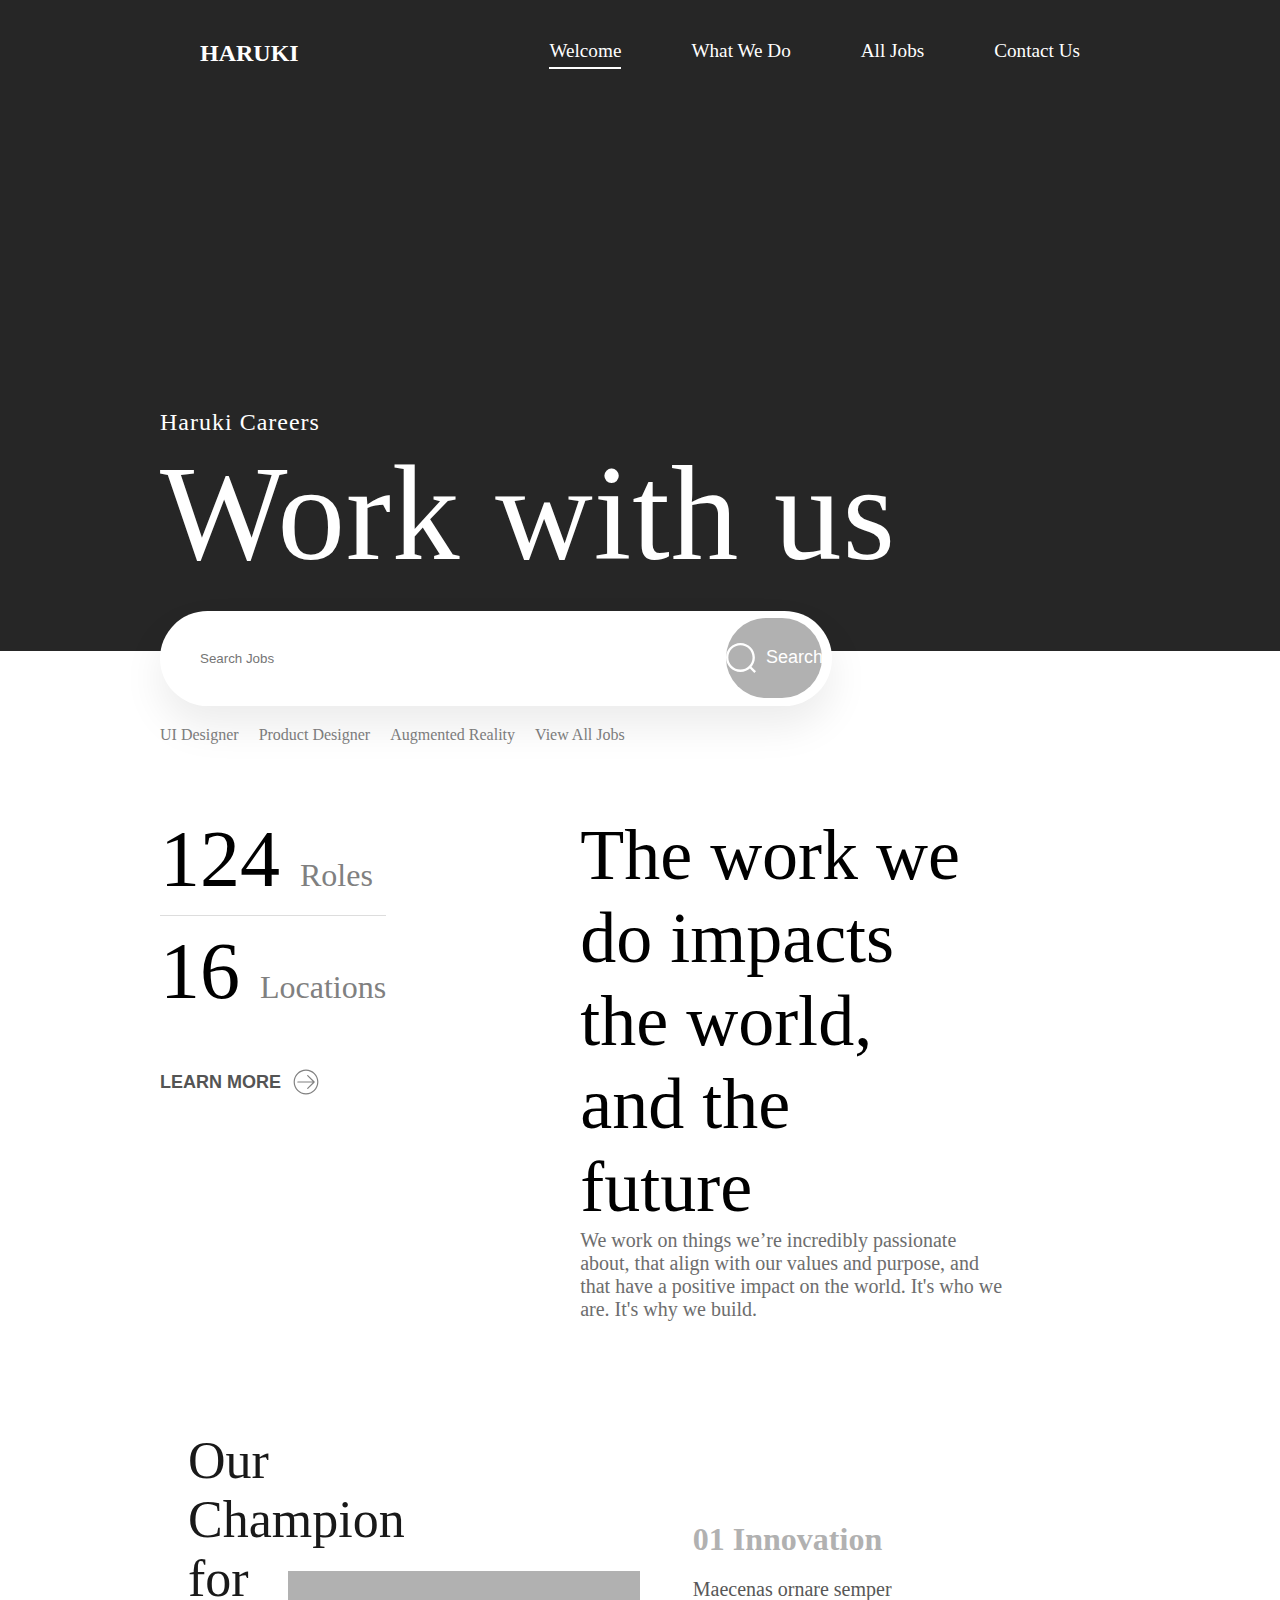
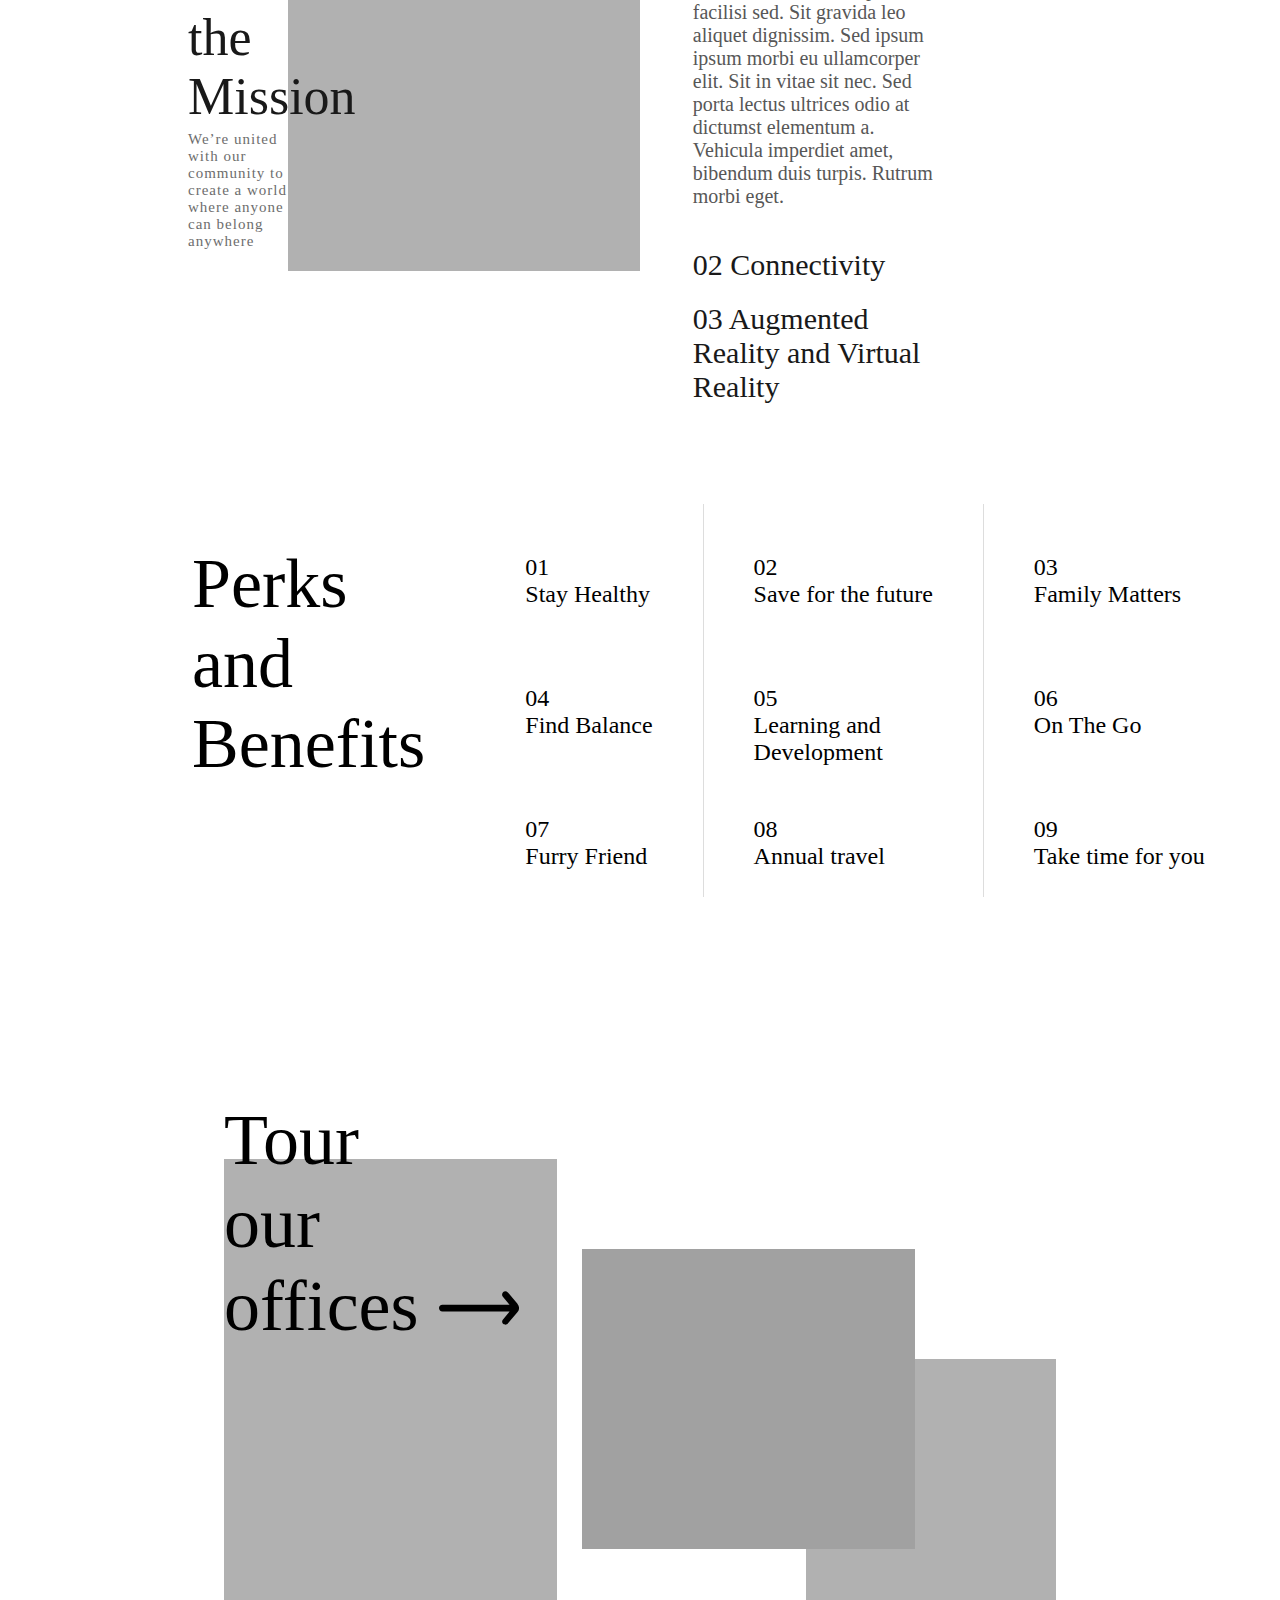
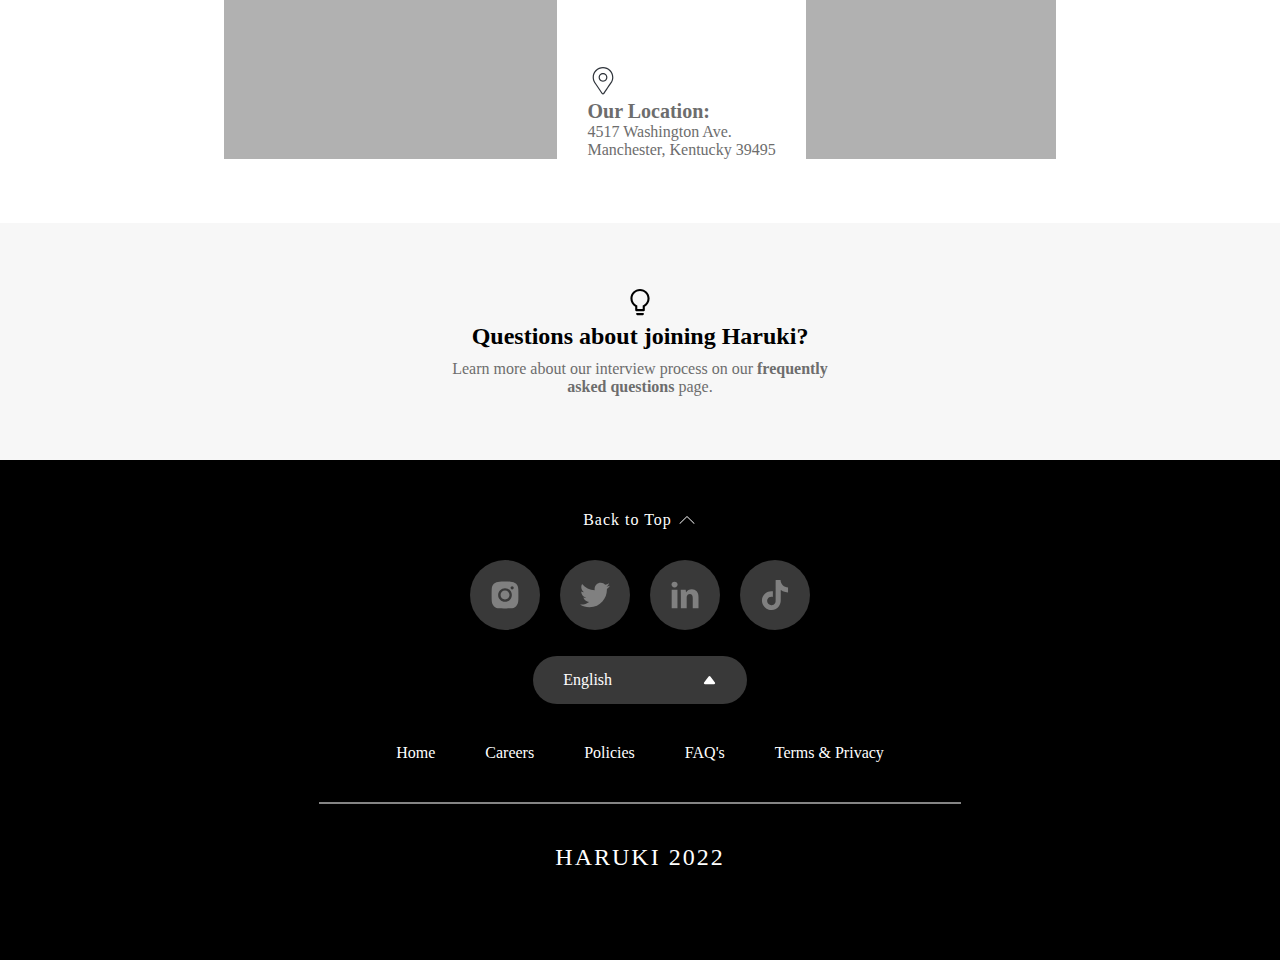
<file: index.html>
<!DOCTYPE html>
<html lang="en">

<head>
    <meta charset="UTF-8" />
    <meta http-equiv="X-UA-Compatible" content="IE=edge" />
    <meta name="viewport" content="width=device-width, initial-scale=1.0" />
    <link rel="stylesheet" href="./style.css" />
    <title>Document</title>
</head>

<body>
    <section class="top-section">
        <nav id="nav">
            <h1>HARUKI</h1>
            <ul class="nav-list">
                <li class="list-active">Welcome</li>
                <li>What We Do</li>
                <li>All Jobs</li>
                <li>Contact Us</li>
            </ul>
        </nav>
        <div class="haruki-message-container">
            Haruki Careers <br>
            <span class="haruki-message"> Work with us </span>
        </div>
    </section>
    <div class="search-container">
        <input type="search" placeholder="Search Jobs">
        <button type="button" class="search-button"> <img src="./icons/search-166.svg" alt="" width="30">
            Search</button>
    </div>
    <section>
        <ul class="tags-list">
            <li>UI Designer</li>
            <li>Product Designer</li>
            <li>Augmented Reality</li>
            <li>View All Jobs</li>
        </ul>
        <div class="text-container-first">
            <div class="roles-locations-container">
                <p class="locations-count">124 <span class="roles">Roles</span></p>
                <p>16 <span class="locations">Locations</span></p>
                <button type="button" class="learn-more-button">Learn More <img src="./icons/arrow-right-31.svg" alt=""
                        width="30"></button>
            </div>
            <div class="work-description-container">
                <p>The work we do impacts the world, and the future</p>
                <p class="work-description">We work on things we’re incredibly passionate about, that align with our
                    values and purpose,
                    and that
                    have a positive impact on the world. It's who we are. It's why we build.</p>
            </div>
        </div>
    </section>
    <section class="first-middle-section">
        <div class="middle-first-text-container">
            <p> Our Champion for the Mission </p>
            <p class="united-text">We’re united with our community to create a world where anyone can belong anywhere
            </p>
        </div>
        <div class="middle-gray-box"></div>
        <div class="middle-last-text-container">
            <p class="innovation">01 <span>Innovation</span></p>
            <p class="innovation-text">Maecenas ornare semper facilisi sed. Sit gravida leo aliquet dignissim. Sed ipsum
                ipsum morbi eu
                ullamcorper elit. Sit in vitae sit nec. Sed porta lectus ultrices odio at dictumst elementum a. Vehicula
                imperdiet amet, bibendum duis turpis. Rutrum morbi eget.</p>
            <p class="connectivity">02 Connectivity</p>
            <p class="arv">03 Augmented Reality and Virtual Reality</p>
        </div>
    </section>
    <section class="perks-and-benefits">
        <h2>Perks and <br> Benefits</h2>
        <ul class="grid-list">
            <li class="n1-in-grid">01 <br>Stay Healthy</li>
            <li class="n2-in-grid">02 <br>Save for the future</li>
            <li class="n3-in-grid">03 <br>Family Matters</li>
            <li class="n4-in-grid">04 <br>Find Balance</li>
            <li class="n5-in-grid">05 <br>Learning and Development</li>
            <li class="n6-in-grid">06 <br>On The Go</li>
            <li class="n7-in-grid">07 <br>Furry Friend</li>
            <li class="n8-in-grid">08 <br>Annual travel</li>
            <li class="n9-in-grid">09 <br>Take time for you</li>
        </ul>
    </section>
    <section class="last-section">
        <h2>Tour <br> our <br> offices <img src="./icons/arrow-right-162.svg" alt="" width="80"></h2>
        <div class="long-gray-box"></div>
        <div class="top-gray-box"></div>
        <p> <img src="./icons/location-65.svg" alt="location" width="30"> <br><span> Our Location: </span><br>
            4517 Washington Ave. <br> Manchester, Kentucky 39495</p>
        <div class="bottom-gray-box"></div>
    </section>
    <footer>
        <div class="top-footer">
            <h2><img src="./icons/bulb-17.svg" alt="" width="30"> <br> Questions about joining Haruki?</h2>
            <p>Learn more about our interview process on our <span> frequently <br> asked questions </span> page.</p>
        </div>
        <div class="bot-footer">
            <a href="#nav">Back to Top <img src="./icons/up-arrow-4.svg" alt="" width="20"> </a>
            <ul class="socials">
                <li><img src="./icons/instagram-61.svg" alt="instagram" width="30"></li>
                <li><img src="./icons/twitter-159.svg" alt="tiwtter" width="30"></li>
                <li><img src="./icons/linkedin-93.svg" alt="linkedin" width="30"></li>
                <li><img src="./icons/tiktok-1.svg" alt="tiktok" width="30"></li>
            </ul>
            <div class="language-button">
                <p>English</p>
                <img src="icons/up-arrow-7.svg" alt="navigation" width="15">
            </div>
            <ul class="footer-list">
                <li>Home</li>
                <li>Careers</li>
                <li>Policies</li>
                <li>FAQ's</li>
                <li>Terms & Privacy</li> 
            </ul>
            <hr width="50%">
            <h2 class="haruki-2022">HARUKI 2022</h2>
        </div>
    </footer>
</body>

</html>
</file>
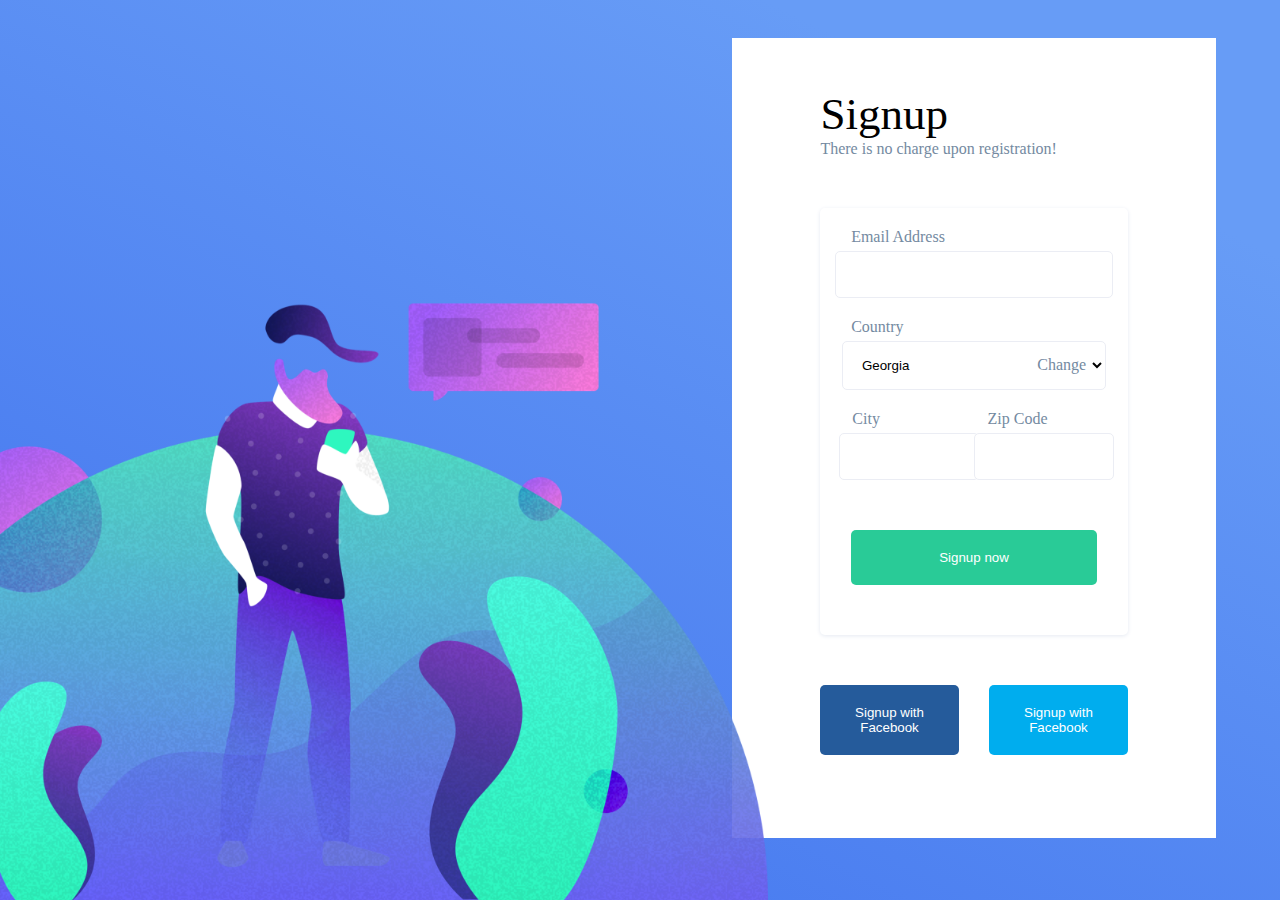
<file: registration.html>
<!DOCTYPE html>
<html lang="en">

<head>
    <meta charset="UTF-8">
    <meta http-equiv="X-UA-Compatible" content="IE=edge">
    <meta name="viewport" content="width=device-width, initial-scale=1.0">
    <link rel="stylesheet" href="registration.css">
    <title>Register</title>
</head>

<body>
    <img src="./icons/Illustration.png" alt="" class="bg-image">
    <div class="form-container">
        <div class="signup-text">
            <h1>Signup</h1>
            <p>There is no charge upon registration!</p>
        </div>
        <form action="">
            <label for="email">Email Address</label>
            <input type="email" name="email" id="email">
            <label for="country">Country</label>
            <div class="select">
                <select name="country" id="country">
                    <option value="Georgia">Georgia</option>
                    <option value="Germany">Germany</option>
                    <option value="Italy">Italy</option>
                    <option value="France">France</option>
                </select>
                <p>Change</p>
            </div>
            <div class="city-zip">
                <div class="city">
                    <label for="city">City</label>
                    <input type="text" name="city" id="city">
                </div>
                <div class="zip">
                    <label for="zip">Zip Code</label>
                    <input type="number" name="zip" id="zip">
                </div>
            </div>
            <button id="submit-button" type="button">Signup now</button>
            <p class="sent" id="sent">Successfully Sent!</p>
        </form>
        <div class="button-container">
            <button class="fb-1">Signup with Facebook</button>
            <button class="fb-2">Signup with Facebook</button>
        </div>
    </div>
    <script src="./index.js"></script>
</body>

</html>
</file>
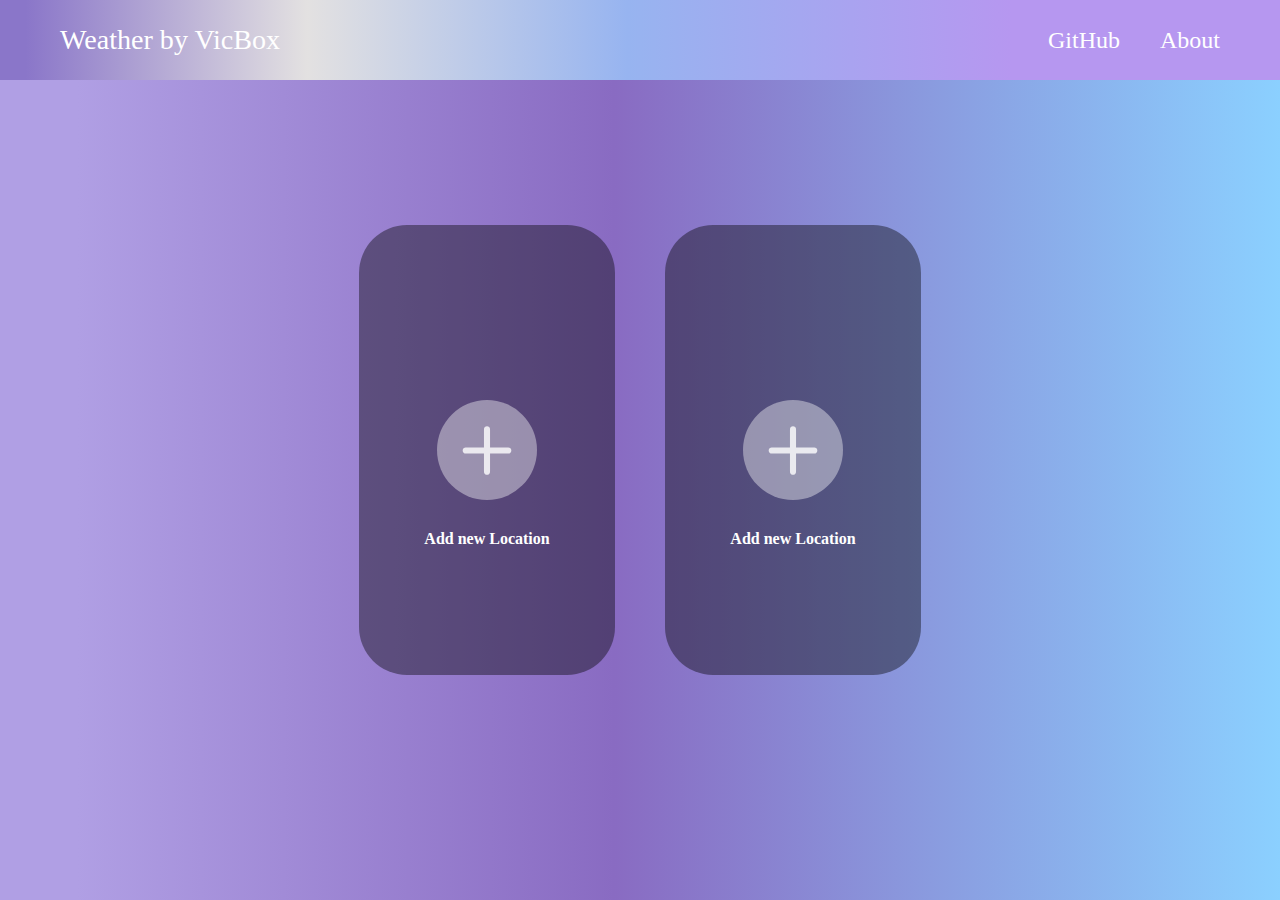
<file: weather.html>
<!DOCTYPE html>
<html lang="en">

<head>
    <meta charset="UTF-8">
    <meta http-equiv="X-UA-Compatible" content="IE=edge">
    <meta name="viewport" content="width=device-width, initial-scale=1.0">
    <link rel="stylesheet" href="./weather.css">
    <title>Weather</title>
</head>

<body>
    <nav>
        <h3>Weather by VicBox</h3>
        <div class="nav-list">
            <a href="#">GitHub</a>
            <a href="about">About</a>
        </div>
    </nav>
    <section>
        <div class="add-location-class" id="weather-card1">
            <div class="add-button" id="add-btn1">
                <img src="./icons/Vector.svg" alt="" width="50">
                <h4>Add new Location</h4>
            </div>
            <div class="hidden" id="search-div-1">
                <input type="search" name="search" id="search-input-1">
                <button type="button" id="search-button-1">Search</button>
            </div>
            <div class="hidden" id="weather-1">
                <div class="top-row">
                    <img src="/icons/Sunny.svg" alt="weather" class="weather-icon" width="130">
                    <div class="location">
                        <h2 id="city"></h2>
                        <p id="weekday-date"></p>
                    </div>
                </div>
                <div class="middle-row">
                    <div style="display: flex;">
                        <p class="celcius" id="celcius"></p><sup class="celcius-symbol" id="celcius-symbol">℃</sup>
                    </div>
                    <p class="condition" id="condition"></p>
                </div>
                <div class="bot-row">
                    <div class="bot1"><img src="./icons/visibility.svg" alt="" width="20">
                        <p id="visibility">Visibility</p>
                    </div>
                    <div class="bot2"><img src="./icons/temp.svg" alt="" width="20">
                        <p id="feelslike"> Feels like</p>
                    </div>
                    <div class="bot3"><img src="./icons/humidity.svg" alt="" width="20">
                        <p id="humidity">Humidity</p>
                    </div>
                    <div class="bot4"><img src="./icons/wind.svg" alt="" width="20">
                        <p id="wind">Wind</p>
                    </div>
                </div>
            </div>
        </div>
        <div class="add-location-class" id="weather-card2">
            <div class="add-button" id="add-btn2">
                <img src="./icons/Vector.svg" alt="" width="50">
                <h4>Add new Location</h4>
            </div>
            <div class="hidden" id="search-div-2">
                <input type="search" name="search" id="search-input-2">
                <button type="button" id="search-button-2">Search</button>
            </div>
            <div class="hidden" id="weather-2">
                <div class="top-row">
                    <img src="./icons/Sunny.svg" alt="weather" class="weather-icon" width="130">
                    <div class="location">
                        <h2 id="city2"></h2>
                        <p id="weekday-date2"></p>
                    </div>
                </div>
                <div class="middle-row">
                    <div style="display: flex;">
                        <p class="celcius" id="celcius2"></p><sup class="celcius-symbol" id="celcius-symbol2">℃</sup>
                    </div>
                    <p class="condition" id="condition2"></p>
                </div>
                <div class="bot-row">
                    <div class="bot1"><img src="./icons/visibility.svg" alt="" width="20">
                        <p id="visibility2">Visibility</p>
                    </div>
                    <div class="bot2"><img src="./icons/temp.svg" alt="" width="20">
                        <p id="feelslike2"> Feels like</p>
                    </div>
                    <div class="bot3"><img src="./icons/humidity.svg" alt="" width="20">
                        <p id="humidity2">Humidity</p>
                    </div>
                    <div class="bot4"><img src="./icons/wind.svg" alt="" width="20">
                        <p id="wind2">Wind</p>
                    </div>
                </div>
            </div>
        </div>
    </section>
    <script src="./weather.js"></script>
</body>

</html>
</file>
<file: style.css>
* {
  padding: 0;
  margin: 0;
  scroll-behavior: smooth;
}
body {
  background-color: #fff;
}
.top-section {
  height: fit-content;
  width: 100%;
  background: rgba(0, 0, 0, 0.85);
  padding-bottom: 60px;
}
nav {
  color: #fff;
  padding: 40px 200px;
  display: flex;
  justify-content: space-between;
}
nav ul {
  list-style: none;
  display: flex;
  gap: 70px;
  font-size: larger;
}
.nav-list > * {
  cursor: pointer;
}

.list-active {
  padding-bottom: 5px;
  border-bottom: 2px solid white;
}
h1 {
  font-size: x-large;
}

.haruki-message-container {
  font-size: x-large;
  letter-spacing: 1px;
  color: white;
  width: 75%;
  padding-top: 300px;
  margin: auto;
}
.haruki-message {
  font-size: 15vh;
}
.search-container {
  width: 75%;
  margin: auto;
  position: relative;
  margin-top: -40px;
}
.search-container input {
  width: 70%;
  border: none;
  border-radius: 88px;
  padding: 40px;
  background: #ffffff;
  box-shadow: 0px 20px 40px rgba(0, 0, 0, 0.08);
  outline: none;
  z-index: 0;
}
.search-button {
  position: absolute;
  right: 31%;
  padding: 25px;
  top: 7%;
  border: none;
  border-radius: 88px;
  width: 10%;
  background-color: #b1b1b1;
  color: #fff;
  font-size: large;
  display: flex;
  align-items: center;
  gap: 10px;
  justify-content: center;
  cursor: pointer;
}

.tags-list {
  display: flex;
  list-style: none;
  gap: 20px;
  padding: 20px;
  font-size: medium;
  width: 75%;
  color: gray;
  margin: auto;
  z-index: 10;
}
.tags-list > * {
  cursor: pointer;
}
.text-container-first {
  display: flex;
  width: 75%;
  margin: auto;
  padding: 50px 0;
  gap: 50px;
}
.roles-locations-container {
  font-size: 80px;
  font-weight: 500;
  display: flex;
  flex-direction: column;
  gap: 10px;
}
.locations-count {
  border-bottom: 1px solid #dddddd;
  padding-bottom: 10px;
}
.roles,
.locations {
  color: gray;
  font-size: 32px;
}
.learn-more-button {
  background-color: #fff;
  border: none;
  text-transform: uppercase;
  width: 100%;
  font-size: large;
  font-weight: 600;
  color: #545454;
  text-align: start;
  padding-top: 40px;
  cursor: pointer;
  display: flex;
  align-items: center;
  gap: 10px;
}
.work-description-container {
  margin-left: 15%;
  font-size: 72px;
  font-weight: 500;
  display: flex;
  flex-direction: column;
  width: 40%;
}
.work-description {
  color: #6d6d6d;
  font-size: 20px;
  font-weight: 400;
  width: 110%;
}
.first-middle-section {
  width: 55%;
  padding-top: 200px;
  margin: auto;
  position: relative;
  display: flex;
}
.middle-first-text-container {
  display: flex;
  position: absolute;
  width: 15%;
  font-style: normal;
  font-weight: 500;
  font-size: 52px;
  color: #191919;
  flex-direction: column;
  left: -100px;
  top: 60px;
}
.united-text {
  font-size: 15px;
  letter-spacing: 1px;
  padding-top: 5px;
  color: #6d6d6d;
}
.middle-gray-box {
  width: 50%;
  height: 300px;
  background-color: #b1b1b1;
}
.middle-last-text-container {
  width: 35%;
  margin: auto;
  display: flex;
  flex-direction: column;
}
.innovation {
  margin-top: -50px;
  font-style: normal;
  font-weight: 700;
  font-size: 32px;
  color: #b1b1b1;
}
.innovation-text {
  padding-top: 20px;
  color: #575757;
  font-weight: 400;
  font-size: 20px;
  padding-bottom: 20px;
}
.connectivity,
.arv {
  font-weight: 500;
  font-size: 30px;
  margin-top: 20px;
  color: #191919;
}
.perks-and-benefits {
  display: flex;
  width: 70%;
  margin: auto;
}
.perks-and-benefits h2 {
  font-size: 70px;
  font-weight: 400;
  margin-top: 140px;
  padding-right: 50px;
}
.grid-list {
  padding-top: 100px;
  width: 100%;
  margin: auto;
  font-size: x-large;
  display: grid;
  grid-template-columns: repeat(5, 1fr);
  grid-template-rows: repeat(5, 1fr);
  list-style: none;
  white-space: nowrap;
}
.grid-list > * {
  padding: 50px;
  padding-bottom: 0;
}
.grid-list > *:hover {
  transform: scale(1.1);
  transition: 0.2s ease-in-out;
}
.n1-in-grid {
  grid-area: 1 / 1 / 2 / 2;
}
.n2-in-grid {
  grid-area: 1 / 2 / 2 / 3;
  border-right: 1px solid #dddddd;
  border-left: 1px solid #dddddd;
}
.n3-in-grid {
  grid-area: 1 / 3 / 2 / 4;
}
.n4-in-grid {
  grid-area: 2 / 1 / 3 / 2;
}
.n5-in-grid {
  grid-area: 2 / 2 / 3 / 3;
  white-space: normal;
  border-right: 1px solid #dddddd;
  border-left: 1px solid #dddddd;
}
.n6-in-grid {
  grid-area: 2 / 3 / 3 / 4;
}
.n7-in-grid {
  grid-area: 3 / 1 / 4 / 2;
}
.n8-in-grid {
  grid-area: 3 / 2 / 4 / 3;
  border-right: 1px solid #dddddd;
  border-left: 1px solid #dddddd;
}
.n9-in-grid {
  grid-area: 3 / 3 / 4 / 4;
}
.last-section {
  width: 65%;
  margin: auto;
  position: relative;
  display: flex;
  justify-content: space-between;
  align-items: end;
}
.last-section h2 {
  position: absolute;
  font-weight: 500;
  font-size: 72px;
  top: -10%;
  white-space: nowrap;
  display: flex;
  align-items: end;
  gap: 20px;
}
.last-section p {
  font-weight: 500;
  font-size: 16px;
  color: #6d6d6d;
}
.last-section span {
  font-weight: 600;
  font-size: 20px;
}
.long-gray-box {
  width: 40%;
  height: 600px;
  background-color: #b1b1b1;
}
.top-gray-box {
  position: absolute;
  right: 17%;
  top: 15%;
  background-color: #a1a1a1;
  width: 40%;
  height: 300px;
}
.bottom-gray-box {
  background-color: #b1b1b1;
  width: 30%;
  height: 400px;
}
footer {
  font-weight: 400;
  display: flex;
  flex-direction: column;
  align-items: center;
  margin-top: 5%;
}
.top-footer {
  background-color: #f7f7f7;
  text-align: center;
  padding-bottom: 5%;
  padding-top: 5%;
  width: 100%;
}
.top-footer p {
  margin-top: 10px;
  color: #6d6d6d;
}
.top-footer span {
  font-weight: 600;
}
.bot-footer {
  display: flex;
  flex-direction: column;
  align-items: center;
  background-color: #000000;
  width: 100%;
  height: 500px;
}
a {
  margin-top: 50px;
  letter-spacing: 1px;
  font-weight: 400;
  text-decoration: none;
  display: flex;
  align-items: center;
  color: #fff;
  gap: 5px;
}
.socials {
  display: flex;
  margin-top: 30px;
  gap: 20px;
}
.socials > * {
  border-radius: 100%;
  display: flex;
  justify-content: center;
  align-items: center;
  width: 70px;
  height: 70px;
  background-color: #393939;
  cursor: pointer;
}
.language-button {
  display: flex;
  justify-content: space-between;
  padding: 15px 30px;
  background-color: #393939;
  width: 12%;
  margin-top: 2%;
  color: #fff;
  border-radius: 50px;
  cursor: pointer;
}
.footer-list {
  color: #fff;
  display: flex;
  gap: 50px;
  list-style: none;
  margin-top: 40px;
}
.footer-list > * {
  cursor: pointer;
}
hr {
  margin: 40px;
  border: 1px solid #848484;
}
.haruki-2022 {
  color: #fff;
  font-weight: 400;
  letter-spacing: 2px;
  font-size: x-large;
}
.search-button:hover,.middle-gray-box:hover,.long-gray-box:hover, .top-gray-box:hover,.bottom-gray-box:hover{
  background-color: orange;
}
</file>
<file: registration.css>
* {
  padding: 0;
  margin: 0;
}
body {
  width: 100%;
  height: 100%;
  background: linear-gradient(206.57deg, #679cf6 16.67%, #4072ee 100%);
  background-repeat: no-repeat;
  background-attachment: fixed;
  display: flex;
  justify-content: end;
}
form {
  display: flex;
  width: 80%;
  flex-direction: column;
  margin-top: 30px;
  margin: 50px auto;
  box-shadow: 0px 1px 4px #e5e9f2;
  border-radius: 5px;
}
form div,
input,
label {
  width: 80%;
  margin: auto;
}

.form-container {
  padding: 50px;
  background-color: #fff;
  width: 30%;
  margin: 3% 5%;
  height: 700px;
}
.signup-text {
  width: 80%;
  margin: auto;
}
.city-zip {
  display: flex;
  justify-content: space-between;
  align-items: center;
  width: 88%;
}

.city,
.zip {
  display: flex;
  flex-direction: column;
  width: 100%;
}
form button {
  width: 80%;
  margin: 50px auto;
  cursor: pointer;
}
form label {
  margin-top: 20px;
}
input,
select {
  padding: 15px;
  border: 1px solid #ebedf4;
  border-radius: 5px;
  outline: none;
}
button {
  padding: 20px;
  background-color: #29cb97;
  border-radius: 5px;
  color: #fff;
  border: none;
}
h1 {
  font-size: 45px;
  font-weight: 400;
}
p {
  color: #748aa1;
}
label {
  color: #748aa1;
  margin-bottom: 5px;
}
.button-container {
  display: flex;
  width: 80%;
  margin: auto;
  justify-content: space-between;
}
.button-container > * {
  width: 45%;
}
.fb-1 {
  background-color: #255b9b;
}
.fb-2 {
  background-color: #00adee;
}
.select {
  position: relative;
  width: 86%;
  margin: auto;
}
.select p {
  position: absolute;
  right: 20px;
  top: 15px;
  pointer-events: none;
}
select {
  width: 100%;
  background-color: #fff;
}
.sent {
  display: none;
}
.show-sent {
  margin: auto;
  font-size: x-large;
  color: green;
  padding: 20px;
  display: block;
}
.bg-image {
  position: absolute;
  left: 0;
  bottom: 0;
  width: 60%;
}
@media only screen and (max-width: 600px) {
  form {
    margin: 0;
    display: flex;
    width: 100%;
    flex-direction: column;
    box-shadow: 0px 1px 4px #e5e9f2;
    border-radius: 5px;
  }
  .form-container {
    border: 1px solid black;
    background-color: #fff;
    padding: 0;
    margin: 0;
    width: 100%;
    height: 700px;
  }
  form div,
  input,
  label {
    width: 80%;
  }
  .signup-text {
    width: 50%;
    white-space: nowrap;
    text-align: center;
  }
  .button-container {
    display: flex;
    width: 100%;
    margin: auto;
    justify-content: space-between;
  }
  form button {
    width: 100%;
    margin: 50px auto;
    cursor: pointer;
  }
  .bg-image {
    display: none;
  }
}
</file>
<file: weather.css>
* {
  padding: 0;
  margin: 0;
}
nav {
  background: linear-gradient(
    90deg,
    rgba(138, 118, 201, 1) 2%,
    rgba(227, 225, 225, 1) 24%,
    rgba(151, 180, 240, 1) 49%,
    rgba(182, 151, 240, 1) 79%
  );
  position: absolute;
  top: 0;
  left: 0;
  width: 100%;
  height: 80px;
  display: flex;
  justify-content: space-between;
  font-weight: 400;
  font-size: 24px;
  color: #fff;
}
nav > * {
  margin: auto 60px;
}
.nav-list {
  display: flex;
  list-style: none;
  gap: 40px;
}
a {
  text-decoration: none;
  color: white;
}
h3 {
  font-weight: 400;
}
section {
  width: 100%;
  height: 100vh;
  background: linear-gradient(
    90deg,
    rgba(176, 159, 228, 1) 6%,
    rgba(137, 107, 194, 1) 48%,
    rgba(139, 208, 255, 1) 100%
  );
  display: flex;
  gap: 50px;
  justify-content: center;
  align-items: center;
}
.add-location-class {
  display: flex;
  flex-direction: column;
  justify-content: center;
  align-items: center;
  background: rgba(0, 0, 0, 0.4);
  width: 20%;
  height: 50%;
  border-radius: 48px;
}
.add-button {
  background-color: rgba(255, 255, 255, 0.4);
  opacity: 1;
  width: 100px;
  height: 100px;
  border-radius: 100%;
  display: flex;
  justify-content: center;
  align-items: center;
  cursor: pointer;
  position: relative;
}
h4 {
  margin-top: 30px;
  color: #fff;
  position: absolute;
  top: 100px;
  white-space: nowrap;
}
.hidden {
  display: none;
}
.search {
  display: flex;
  justify-content: center;
  align-items: center;
  gap: 10px;
}
input {
  padding: 10px;
  border-radius: 20px;
  outline: none;
  border: 1px solid gray;
}
button {
  padding: 10px;
  border-radius: 20px;
  border: none;
  cursor: pointer;
}
.weather {
  height: 100%;
  width: 100%;
  color: #fff;
  display: flex;
  flex-direction: column;
}
.top-row {
  display: flex;
  align-items: center;
  gap: 20px;
  width: 100%;
}
.middle-row {
  width: 100%;
  display: flex;
  flex-direction: column;
  height: 30%;
  align-items: center;
  justify-content: center;
}
.celcius {
  font-size: 120px;
  display: flex;
  align-items: start;
}
.celcius-symbol {
  margin-top: 20px;
  font-size: medium;
}
.condition {
  text-transform: capitalize;
  font-size: larger;
  font-weight: 400;
}
.bot-row {
  display: flex;
  flex-wrap: wrap;
  margin-top: 20%;
}
.bot-row > * {
  display: flex;
  font-size: medium;
  white-space: nowrap;
  width: 30%;
  margin: auto;
  padding: 10px;
  gap: 10px;
}
@media only screen and (max-width: 600px) {
  section {
    height: 300px 100%;
    margin-top: 200px;
    flex-direction: column;
  }
  .add-location-class {
    width: 100%;
  }
  h3 {
    display: none;
  }
  body {
    background: linear-gradient(
      90deg,
      rgba(176, 159, 228, 1) 6%,
      rgba(137, 107, 194, 1) 48%,
      rgba(139, 208, 255, 1) 100%
    );
  }
}
</file>
